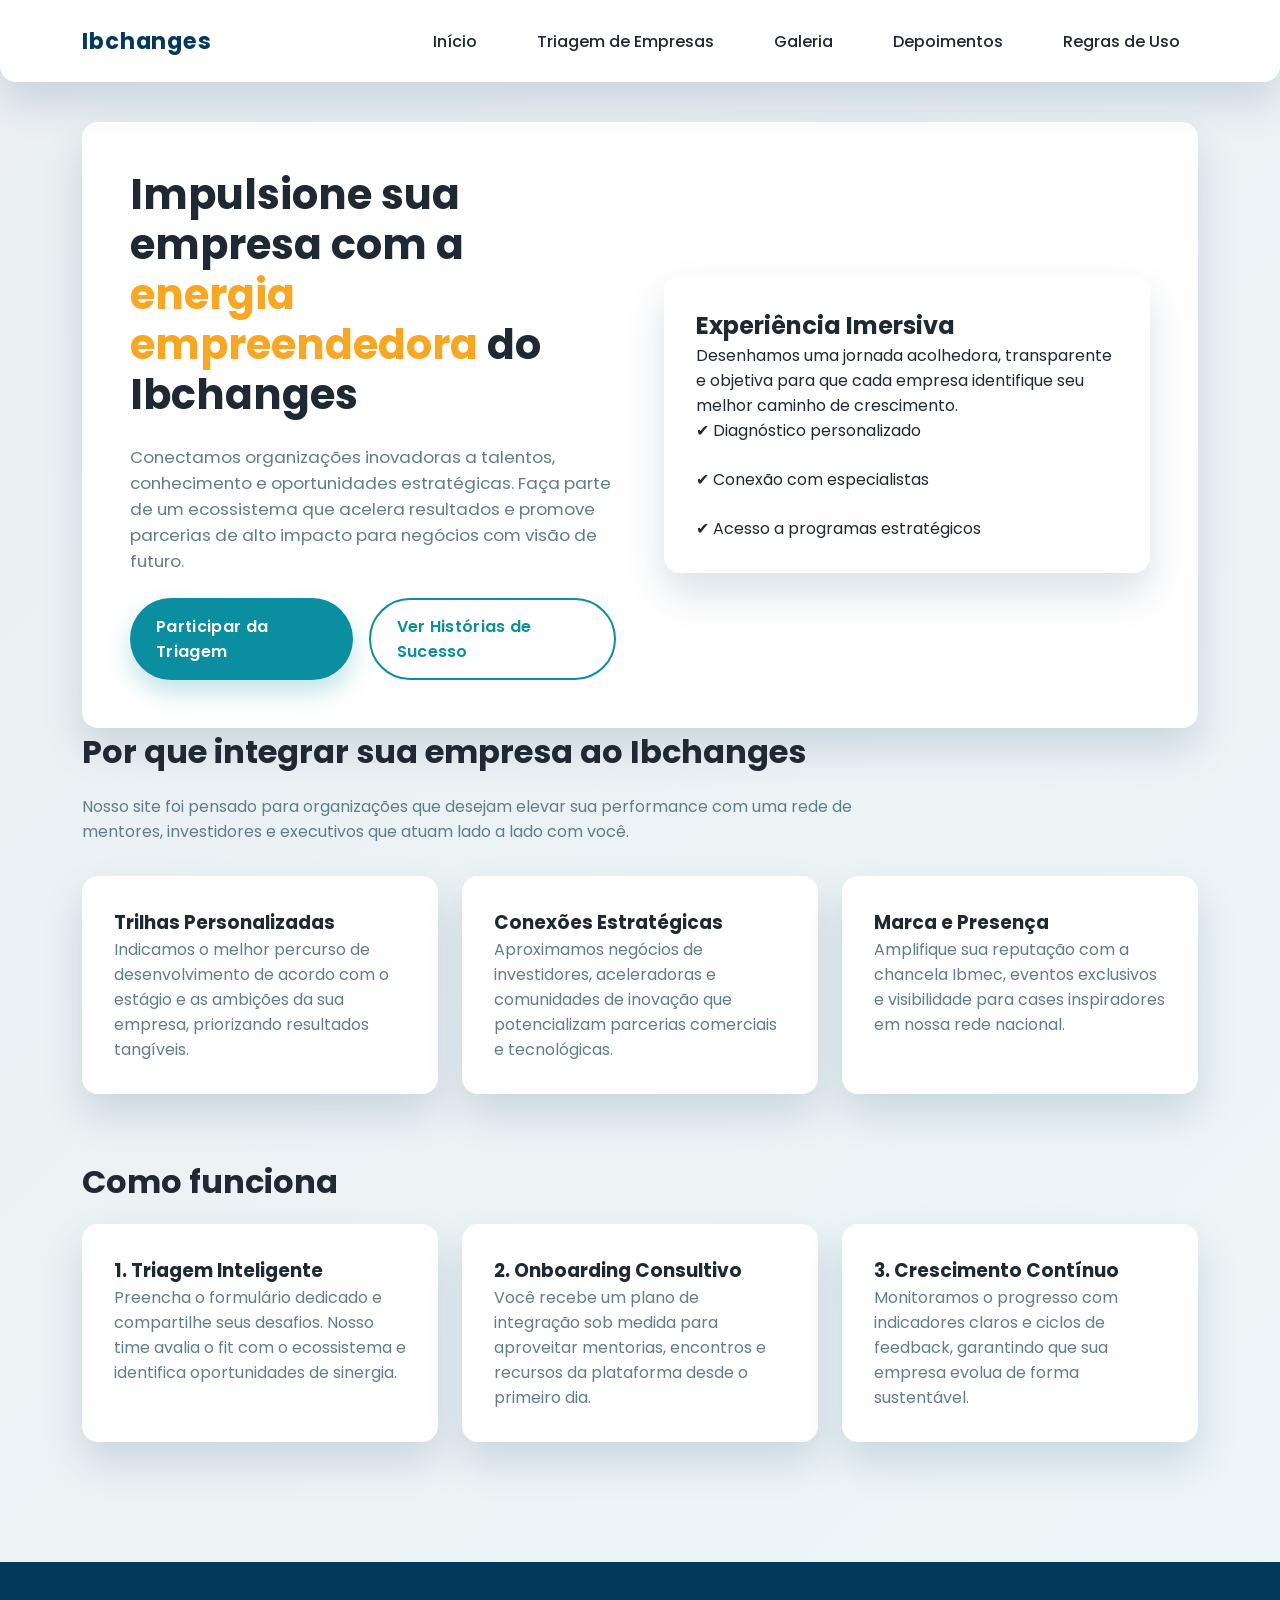
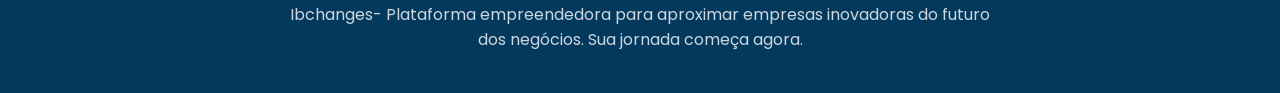
<file: index.html>
<!DOCTYPE html>
<html lang="pt-BR">
  <head>
    <meta charset="UTF-8" />
    <meta name="viewport" content="width=device-width, initial-scale=1.0" />
    <title> Empreenda com Propósito</title>
    <link rel="stylesheet" href="style.css" />
  </head>
  <body>
    <header>
      <div class="navbar">
        <a class="brand" href="index.html">Ibchanges</a>
        <nav>
          <ul>
            <li><a href="index.html">Início</a></li>
            <li><a href="triagem.html">Triagem de Empresas</a></li>
            <li><a href="galeria.html">Galeria</a></li>
            <li><a href="depoimentos.html">Depoimentos</a></li>
            <li><a href="regras.html">Regras de Uso</a></li>
          </ul>
        </nav>
      </div>
    </header>

    <main>
      <section class="hero">
        <div class="hero-text">
          <h1>Impulsione sua empresa com a <span class="highlight">energia empreendedora</span> do Ibchanges</h1>
          <p>
            Conectamos organizações inovadoras a talentos, conhecimento e oportunidades
            estratégicas. Faça parte de um ecossistema que acelera resultados e promove
            parcerias de alto impacto para negócios com visão de futuro.
          </p>
          <div class="button-group">
            <a class="button primary" href="triagem.html">Participar da Triagem</a>
            <a class="button secondary" href="depoimentos.html">Ver Histórias de Sucesso</a>
          </div>
        </div>
        <div class="card">
          <h2>Experiência Imersiva</h2>
          <p>
            Desenhamos uma jornada acolhedora, transparente e objetiva para que cada empresa
            identifique seu melhor caminho de crescimento.
          </p>
          <ul class="grid">
            <li>✔ Diagnóstico personalizado</li>
            <li>✔ Conexão com especialistas</li>
            <li>✔ Acesso a programas estratégicos</li>
          </ul>
        </div>
      </section>

      <section class="section">
        <h2>Por que integrar sua empresa ao Ibchanges</h2>
        <p>
          Nosso site foi pensado para organizações que desejam elevar sua performance com uma
          rede de mentores, investidores e executivos que atuam lado a lado com você.
        </p>
        <div class="grid grid-3" style="margin-top: 32px;">
          <article class="card">
            <h3>Trilhas Personalizadas</h3>
            <p>
              Indicamos o melhor percurso de desenvolvimento de acordo com o estágio e as
              ambições da sua empresa, priorizando resultados tangíveis.
            </p>
          </article>
          <article class="card">
            <h3>Conexões Estratégicas</h3>
            <p>
              Aproximamos negócios de investidores, aceleradoras e comunidades de inovação
              que potencializam parcerias comerciais e tecnológicas.
            </p>
          </article>
          <article class="card">
            <h3>Marca e Presença</h3>
            <p>
              Amplifique sua reputação com a chancela Ibmec, eventos exclusivos e visibilidade
              para cases inspiradores em nossa rede nacional.
            </p>
          </article>
        </div>
      </section>

      <section class="section">
        <h2>Como funciona</h2>
        <div class="grid grid-3">
          <article class="card">
            <h3>1. Triagem Inteligente</h3>
            <p>
              Preencha o formulário dedicado e compartilhe seus desafios. Nosso time avalia
              o fit com o ecossistema e identifica oportunidades de sinergia.
            </p>
          </article>
          <article class="card">
            <h3>2. Onboarding Consultivo</h3>
            <p>
              Você recebe um plano de integração sob medida para aproveitar mentorias,
              encontros e recursos da plataforma desde o primeiro dia.
            </p>
          </article>
          <article class="card">
            <h3>3. Crescimento Contínuo</h3>
            <p>
              Monitoramos o progresso com indicadores claros e ciclos de feedback,
              garantindo que sua empresa evolua de forma sustentável.
            </p>
          </article>
        </div>
      </section>
    </main>

    <footer>
      <p>
        Ibchanges- Plataforma empreendedora para aproximar empresas inovadoras do
        futuro dos negócios. Sua jornada começa agora.
      </p>
    </footer>
  </body>
</html>
</file>
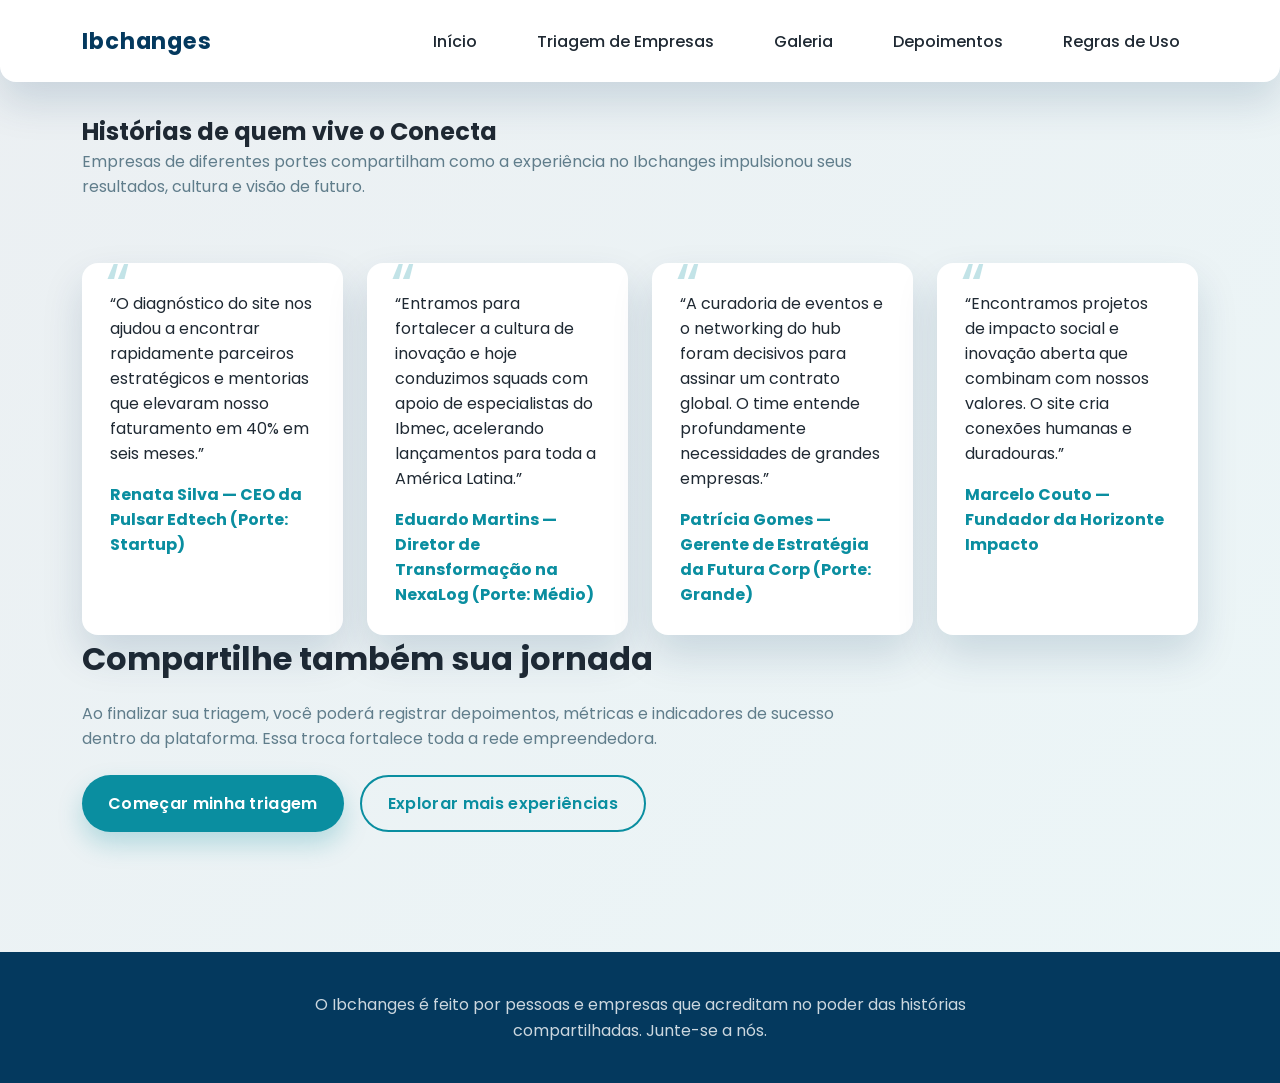
<file: depoimentos.html>
<!DOCTYPE html>
<html lang="pt-BR">
  <head>
    <meta charset="UTF-8" />
    <meta name="viewport" content="width=device-width, initial-scale=1.0" />
    <title>Depoimentos </title>
    <link rel="stylesheet" href="style.css" />
  </head>
  <body>
    <header>
      <div class="navbar">
        <a class="brand" href="index.html">Ibchanges</a>
        <nav>
          <ul>
            <li><a href="index.html">Início</a></li>
            <li><a href="triagem.html">Triagem de Empresas</a></li>
            <li><a href="galeria.html">Galeria</a></li>
            <li><a href="depoimentos.html">Depoimentos</a></li>
            <li><a href="regras.html">Regras de Uso</a></li>
          </ul>
        </nav>
      </div>
    </header>

    <main>
      <section class="section">
        <h1>Histórias de quem vive o Conecta</h1>
        <p>
          Empresas de diferentes portes compartilham como a experiência no Ibchanges impulsionou
          seus resultados, cultura e visão de futuro.
        </p>
      </section>

      <section class="testimonials">
        <article class="testimonial">
          <p>
            “O diagnóstico do site nos ajudou a encontrar rapidamente parceiros estratégicos e
            mentorias que elevaram nosso faturamento em 40% em seis meses.”
          </p>
          <strong>Renata Silva — CEO da Pulsar Edtech (Porte: Startup)</strong>
        </article>
        <article class="testimonial">
          <p>
            “Entramos para fortalecer a cultura de inovação e hoje conduzimos squads com apoio de
            especialistas do Ibmec, acelerando lançamentos para toda a América Latina.”
          </p>
          <strong>Eduardo Martins — Diretor de Transformação na NexaLog (Porte: Médio)</strong>
        </article>
        <article class="testimonial">
          <p>
            “A curadoria de eventos e o networking do hub foram decisivos para assinar um contrato
            global. O time entende profundamente necessidades de grandes empresas.”
          </p>
          <strong>Patrícia Gomes — Gerente de Estratégia da Futura Corp (Porte: Grande)</strong>
        </article>
        <article class="testimonial">
          <p>
            “Encontramos projetos de impacto social e inovação aberta que combinam com nossos
            valores. O site cria conexões humanas e duradouras.”
          </p>
          <strong>Marcelo Couto — Fundador da Horizonte Impacto</strong>
        </article>
      </section>

      <section class="section">
        <h2>Compartilhe também sua jornada</h2>
        <p>
          Ao finalizar sua triagem, você poderá registrar depoimentos, métricas e indicadores de
          sucesso dentro da plataforma. Essa troca fortalece toda a rede empreendedora.
        </p>
        <div class="button-group" style="margin-top: 24px;">
          <a class="button primary" href="triagem.html">Começar minha triagem</a>
          <a class="button secondary" href="galeria.html">Explorar mais experiências</a>
        </div>
      </section>
    </main>

    <footer>
      <p>
        O Ibchanges é feito por pessoas e empresas que acreditam no poder das histórias
        compartilhadas. Junte-se a nós.
      </p>
    </footer>
  </body>
</html>
</file>
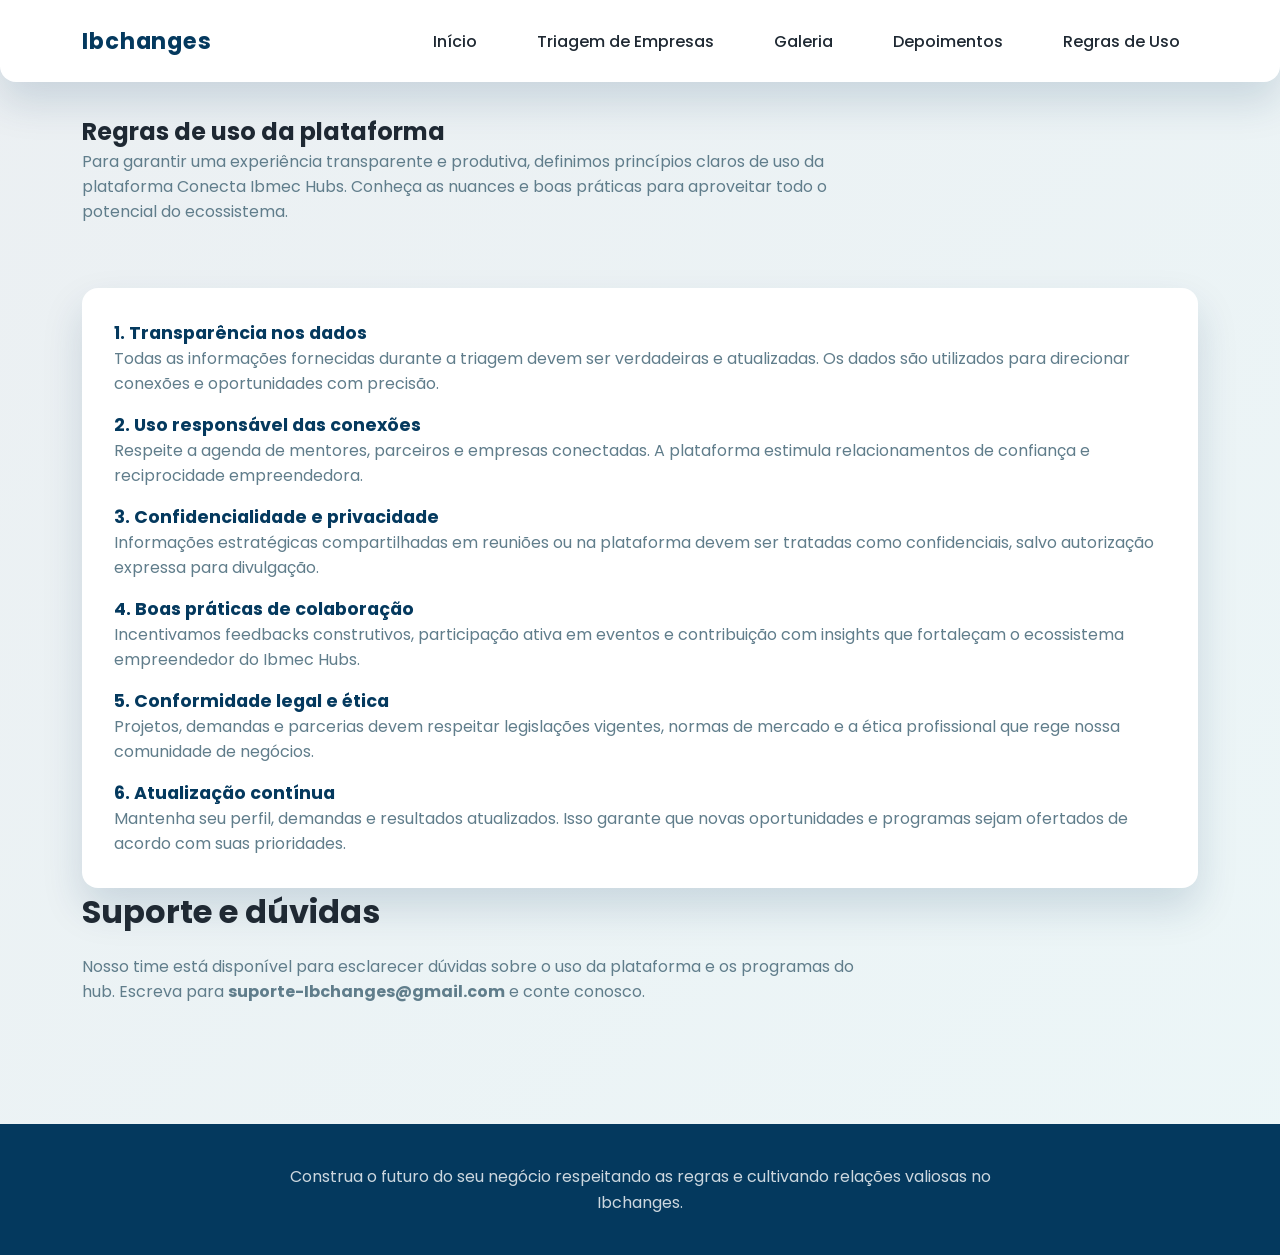
<file: regras.html>
<!DOCTYPE html>
<html lang="pt-BR">
  <head>
    <meta charset="UTF-8" />
    <meta name="viewport" content="width=device-width, initial-scale=1.0" />
    <title>Regras de Uso </title>
    <link rel="stylesheet" href="style.css" />
  </head>
  <body>
    <header>
      <div class="navbar">
        <a class="brand" href="index.html">Ibchanges</a>
        <nav>
          <ul>
            <li><a href="index.html">Início</a></li>
            <li><a href="triagem.html">Triagem de Empresas</a></li>
            <li><a href="galeria.html">Galeria</a></li>
            <li><a href="depoimentos.html">Depoimentos</a></li>
            <li><a href="regras.html">Regras de Uso</a></li>
          </ul>
        </nav>
      </div>
    </header>

    <main>
      <section class="section">
        <h1>Regras de uso da plataforma</h1>
        <p>
          Para garantir uma experiência transparente e produtiva, definimos princípios claros de
          uso da plataforma Conecta Ibmec Hubs. Conheça as nuances e boas práticas para aproveitar
          todo o potencial do ecossistema.
        </p>
      </section>

      <section class="rules-list">
        <div>
          <h3>1. Transparência nos dados</h3>
          <p>
            Todas as informações fornecidas durante a triagem devem ser verdadeiras e atualizadas.
            Os dados são utilizados para direcionar conexões e oportunidades com precisão.
          </p>
        </div>
        <div>
          <h3>2. Uso responsável das conexões</h3>
          <p>
            Respeite a agenda de mentores, parceiros e empresas conectadas. A plataforma estimula
            relacionamentos de confiança e reciprocidade empreendedora.
          </p>
        </div>
        <div>
          <h3>3. Confidencialidade e privacidade</h3>
          <p>
            Informações estratégicas compartilhadas em reuniões ou na plataforma devem ser
            tratadas como confidenciais, salvo autorização expressa para divulgação.
          </p>
        </div>
        <div>
          <h3>4. Boas práticas de colaboração</h3>
          <p>
            Incentivamos feedbacks construtivos, participação ativa em eventos e contribuição com
            insights que fortaleçam o ecossistema empreendedor do Ibmec Hubs.
          </p>
        </div>
        <div>
          <h3>5. Conformidade legal e ética</h3>
          <p>
            Projetos, demandas e parcerias devem respeitar legislações vigentes, normas de mercado
            e a ética profissional que rege nossa comunidade de negócios.
          </p>
        </div>
        <div>
          <h3>6. Atualização contínua</h3>
          <p>
            Mantenha seu perfil, demandas e resultados atualizados. Isso garante que novas
            oportunidades e programas sejam ofertados de acordo com suas prioridades.
          </p>
        </div>
      </section>

      <section class="section">
        <h2>Suporte e dúvidas</h2>
        <p>
          Nosso time está disponível para esclarecer dúvidas sobre o uso da plataforma e os
          programas do hub. Escreva para <strong>suporte-Ibchanges@gmail.com</strong> e conte conosco.
        </p>
      </section>
    </main>

    <footer>
      <p>
        Construa o futuro do seu negócio respeitando as regras e cultivando relações valiosas no
        Ibchanges.
      </p>
    </footer>
  </body>
</html>
</file>
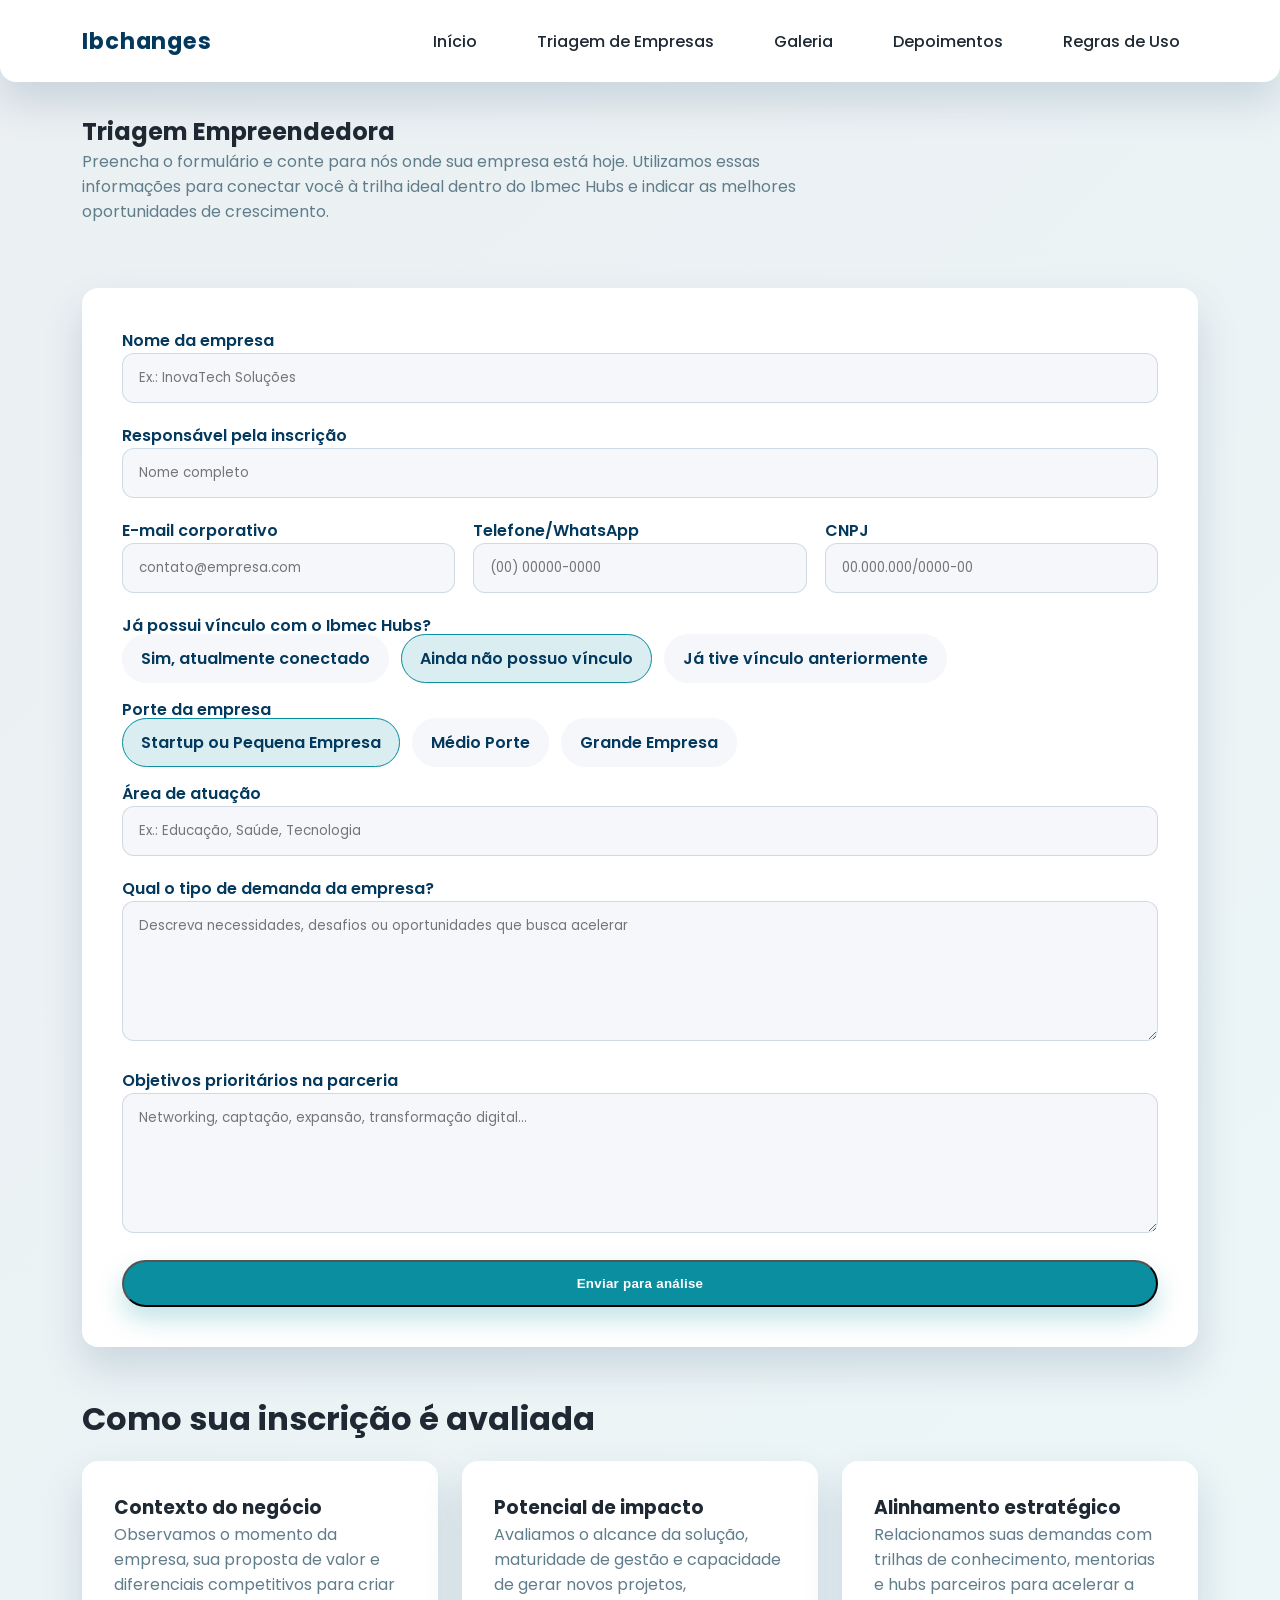
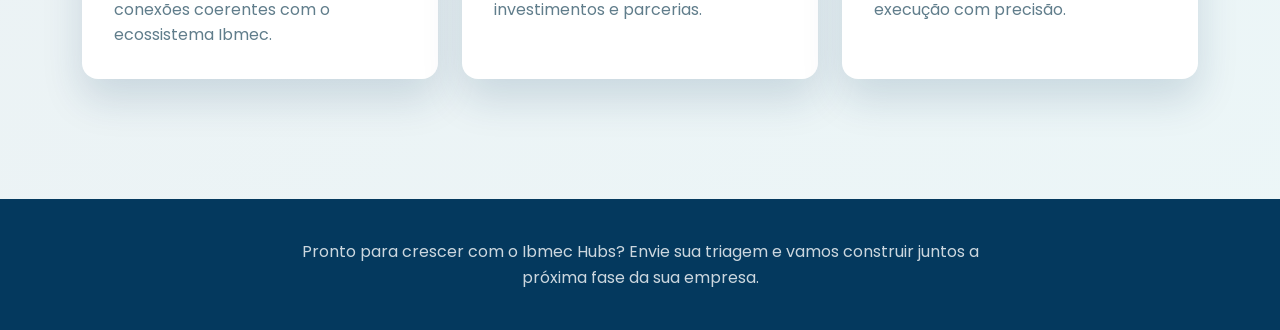
<file: triagem.html>
<!DOCTYPE html>
<html lang="pt-BR">
  <head>
    <meta charset="UTF-8" />
    <meta name="viewport" content="width=device-width, initial-scale=1.0" />
    <title>Triagem de Empresas |</title>
    <link rel="stylesheet" href="style.css" />
  </head>
  <body>
    <header>
      <div class="navbar">
        <a class="brand" href="index.html">Ibchanges </a>
        <nav>
          <ul>
            <li><a href="index.html">Início</a></li>
            <li><a href="triagem.html">Triagem de Empresas</a></li>
            <li><a href="galeria.html">Galeria</a></li>
            <li><a href="depoimentos.html">Depoimentos</a></li>
            <li><a href="regras.html">Regras de Uso</a></li>
          </ul>
        </nav>
      </div>
    </header>

    <main>
      <section class="section">
        <h1>Triagem Empreendedora</h1>
        <p>
          Preencha o formulário e conte para nós onde sua empresa está hoje. Utilizamos essas
          informações para conectar você à trilha ideal dentro do Ibmec Hubs e indicar as
          melhores oportunidades de crescimento.
        </p>
      </section>

      <section class="form-wrapper">
        <form>
          <div>
            <label for="empresa">Nome da empresa</label>
            <input id="empresa" type="text" name="empresa" placeholder="Ex.: InovaTech Soluções" required />
          </div>

          <div>
            <label for="responsavel">Responsável pela inscrição</label>
            <input id="responsavel" type="text" name="responsavel" placeholder="Nome completo" required />
          </div>

          <div class="grid grid-3" style="gap: 18px;">
            <div>
              <label for="email">E-mail corporativo</label>
              <input id="email" type="email" name="email" placeholder="contato@empresa.com" required />
            </div>
            <div>
              <label for="telefone">Telefone/WhatsApp</label>
              <input id="telefone" type="text" name="telefone" placeholder="(00) 00000-0000" />
            </div>
            <div>
              <label for="cnpj">CNPJ</label>
              <input id="cnpj" type="text" name="cnpj" placeholder="00.000.000/0000-00" required />
            </div>
          </div>

          <fieldset>
            <legend>Já possui vínculo com o Ibmec Hubs?</legend>
            <div class="radio-group">
              <label>
                <input type="radio" name="vinculo" value="sim" />
                <span class="radio-option">Sim, atualmente conectado</span>
              </label>
              <label>
                <input type="radio" name="vinculo" value="nao" checked />
                <span class="radio-option">Ainda não possuo vínculo</span>
              </label>
              <label>
                <input type="radio" name="vinculo" value="ex" />
                <span class="radio-option">Já tive vínculo anteriormente</span>
              </label>
            </div>
          </fieldset>

          <fieldset>
            <legend>Porte da empresa</legend>
            <div class="size-options">
              <label>
                <input type="radio" name="porte" value="startup" checked />
                <span class="size-option">Startup ou Pequena Empresa</span>
              </label>
              <label>
                <input type="radio" name="porte" value="media" />
                <span class="size-option">Médio Porte</span>
              </label>
              <label>
                <input type="radio" name="porte" value="grande" />
                <span class="size-option">Grande Empresa</span>
              </label>
            </div>
          </fieldset>

          <div>
            <label for="atuacao">Área de atuação</label>
            <input id="atuacao" type="text" name="atuacao" placeholder="Ex.: Educação, Saúde, Tecnologia" required />
          </div>

          <div>
            <label for="demanda">Qual o tipo de demanda da empresa?</label>
            <textarea id="demanda" name="demanda" placeholder="Descreva necessidades, desafios ou oportunidades que busca acelerar" required></textarea>
          </div>

          <div>
            <label for="objetivos">Objetivos prioritários na parceria</label>
            <textarea id="objetivos" name="objetivos" placeholder="Networking, captação, expansão, transformação digital..." ></textarea>
          </div>

          <button class="button primary" type="submit">Enviar para análise</button>
        </form>
      </section>

      <section class="section">
        <h2>Como sua inscrição é avaliada</h2>
        <div class="grid grid-3">
          <article class="card">
            <h3>Contexto do negócio</h3>
            <p>
              Observamos o momento da empresa, sua proposta de valor e diferenciais competitivos
              para criar conexões coerentes com o ecossistema Ibmec.
            </p>
          </article>
          <article class="card">
            <h3>Potencial de impacto</h3>
            <p>
              Avaliamos o alcance da solução, maturidade de gestão e capacidade de gerar novos
              projetos, investimentos e parcerias.
            </p>
          </article>
          <article class="card">
            <h3>Alinhamento estratégico</h3>
            <p>
              Relacionamos suas demandas com trilhas de conhecimento, mentorias e hubs parceiros
              para acelerar a execução com precisão.
            </p>
          </article>
        </div>
      </section>
    </main>

    <footer>
      <p>
        Pronto para crescer com o Ibmec Hubs? Envie sua triagem e vamos construir juntos a
        próxima fase da sua empresa.
      </p>
    </footer>
  </body>
</html>
</file>
<file: style.css>
@import url('https://fonts.googleapis.com/css2?family=Poppins:wght@300;400;500;600;700&display=swap');

:root {
  --primary: #04395e;
  --secondary: #0a8ea0;
  --accent: #f9a620;
  --light: #f6f7fb;
  --text: #1f2933;
  --muted: #607d8b;
  --radius: 16px;
  --shadow: 0 20px 40px rgba(4, 57, 94, 0.15);
}

* {
  box-sizing: border-box;
  margin: 0;
  padding: 0;
}

body {
  font-family: 'Poppins', sans-serif;
  background: linear-gradient(135deg, rgba(4, 57, 94, 0.08), rgba(10, 142, 160, 0.08));
  color: var(--text);
  min-height: 100vh;
}

a {
  color: inherit;
  text-decoration: none;
}

ul {
  list-style: none;
}

header {
  background: white;
  box-shadow: var(--shadow);
  border-radius: 0 0 var(--radius) var(--radius);
  margin-bottom: 32px;
  position: sticky;
  top: 0;
  z-index: 10;
}

.navbar {
  display: flex;
  align-items: center;
  justify-content: space-between;
  max-width: 1180px;
  margin: 0 auto;
  padding: 24px 32px;
}

.brand {
  font-size: 1.4rem;
  font-weight: 700;
  color: var(--primary);
  letter-spacing: 0.04em;
}

nav ul {
  display: flex;
  gap: 24px;
}

nav a {
  font-weight: 500;
  padding: 10px 18px;
  border-radius: 999px;
  transition: background 0.3s ease, color 0.3s ease, transform 0.3s ease;
}

nav a:hover,
nav a:focus {
  background: var(--primary);
  color: white;
  transform: translateY(-2px);
}

main {
  max-width: 1180px;
  margin: 0 auto 80px auto;
  padding: 0 32px;
}

.hero {
  display: grid;
  grid-template-columns: repeat(auto-fit, minmax(280px, 1fr));
  gap: 48px;
  align-items: center;
  margin-top: 40px;
  padding: 48px;
  background: white;
  border-radius: var(--radius);
  box-shadow: var(--shadow);
}

.hero-text h1 {
  font-size: 2.6rem;
  line-height: 1.2;
  margin-bottom: 24px;
}

.hero-text p {
  color: var(--muted);
  margin-bottom: 24px;
  font-size: 1.05rem;
}

.button-group {
  display: flex;
  gap: 16px;
}

.button {
  display: inline-flex;
  align-items: center;
  justify-content: center;
  padding: 14px 26px;
  border-radius: 999px;
  font-weight: 600;
  letter-spacing: 0.02em;
  transition: transform 0.3s ease, box-shadow 0.3s ease;
}

.button.primary {
  background: var(--secondary);
  color: white;
  box-shadow: 0 12px 24px rgba(10, 142, 160, 0.25);
}

.button.primary:hover {
  transform: translateY(-3px);
}

.button.secondary {
  border: 2px solid var(--secondary);
  color: var(--secondary);
  background: transparent;
}

.highlight {
  color: var(--accent);
}

.section {
  margin-bottom: 64px;
}

.section h2 {
  font-size: 2rem;
  margin-bottom: 18px;
}

.section p {
  color: var(--muted);
  max-width: 780px;
}

.grid {
  display: grid;
  gap: 24px;
}

.grid-3 {
  grid-template-columns: repeat(auto-fit, minmax(240px, 1fr));
}

.card {
  background: white;
  border-radius: var(--radius);
  padding: 32px;
  box-shadow: var(--shadow);
  transition: transform 0.3s ease, box-shadow 0.3s ease;
}

.card:hover {
  transform: translateY(-6px);
  box-shadow: 0 24px 40px rgba(4, 57, 94, 0.22);
}

.form-wrapper {
  background: white;
  border-radius: var(--radius);
  padding: 40px;
  box-shadow: var(--shadow);
  margin-bottom: 48px;
}

form {
  display: grid;
  gap: 20px;
}

label {
  font-weight: 600;
  color: var(--primary);
  margin-bottom: 6px;
}

input[type="text"],
input[type="email"],
textarea,
select {
  width: 100%;
  padding: 14px 16px;
  border-radius: 12px;
  border: 1px solid rgba(4, 57, 94, 0.15);
  background: var(--light);
  transition: border 0.3s ease, box-shadow 0.3s ease;
  font-family: inherit;
}

input:focus,
textarea:focus,
select:focus {
  outline: none;
  border-color: var(--secondary);
  box-shadow: 0 0 0 4px rgba(10, 142, 160, 0.2);
}

textarea {
  min-height: 140px;
  resize: vertical;
}

fieldset {
  border: none;
  display: grid;
  gap: 12px;
}

legend {
  font-weight: 600;
  color: var(--primary);
  margin-bottom: 8px;
}

.radio-group,
.size-options {
  display: flex;
  flex-wrap: wrap;
  gap: 12px;
}

.radio-option,
.size-option {
  background: var(--light);
  padding: 12px 18px;
  border-radius: 999px;
  border: 1px solid transparent;
  cursor: pointer;
  transition: background 0.3s ease, border 0.3s ease;
}

input[type="radio"] {
  display: none;
}

input[type="radio"]:checked + .radio-option,
input[type="radio"]:checked + .size-option {
  background: rgba(10, 142, 160, 0.15);
  border-color: var(--secondary);
}

.gallery {
  display: grid;
  grid-template-columns: repeat(auto-fit, minmax(240px, 1fr));
  gap: 24px;
}

.gallery-item {
  background: white;
  border-radius: var(--radius);
  overflow: hidden;
  box-shadow: var(--shadow);
}

.gallery-item img {
  width: 100%;
  height: 180px;
  object-fit: cover;
}

.gallery-item .info {
  padding: 20px;
}

.testimonials {
  display: grid;
  grid-template-columns: repeat(auto-fit, minmax(260px, 1fr));
  gap: 24px;
}

.testimonial {
  background: white;
  border-radius: var(--radius);
  padding: 28px;
  box-shadow: var(--shadow);
  position: relative;
}

.testimonial::before {
  content: '\201C';
  font-size: 64px;
  color: rgba(10, 142, 160, 0.25);
  position: absolute;
  top: -24px;
  left: 24px;
}

.testimonial strong {
  display: block;
  margin-top: 16px;
  color: var(--secondary);
}

.rules-list {
  background: white;
  border-radius: var(--radius);
  padding: 32px;
  box-shadow: var(--shadow);
  display: grid;
  gap: 16px;
}

.rules-list h3 {
  color: var(--primary);
  font-size: 1.1rem;
}

.rules-list p {
  color: var(--muted);
}

footer {
  background: var(--primary);
  color: white;
  padding: 40px 32px;
  text-align: center;
  margin-top: 120px;
}

footer p {
  max-width: 720px;
  margin: 0 auto;
  line-height: 1.6;
  color: rgba(255, 255, 255, 0.8);
}

@media (max-width: 768px) {
  .navbar {
    flex-direction: column;
    gap: 18px;
  }

  nav ul {
    flex-wrap: wrap;
    justify-content: center;
  }

  .hero {
    padding: 32px;
  }

  .button-group {
    flex-direction: column;
  }

  footer {
    margin-top: 60px;
  }
}
</file>
